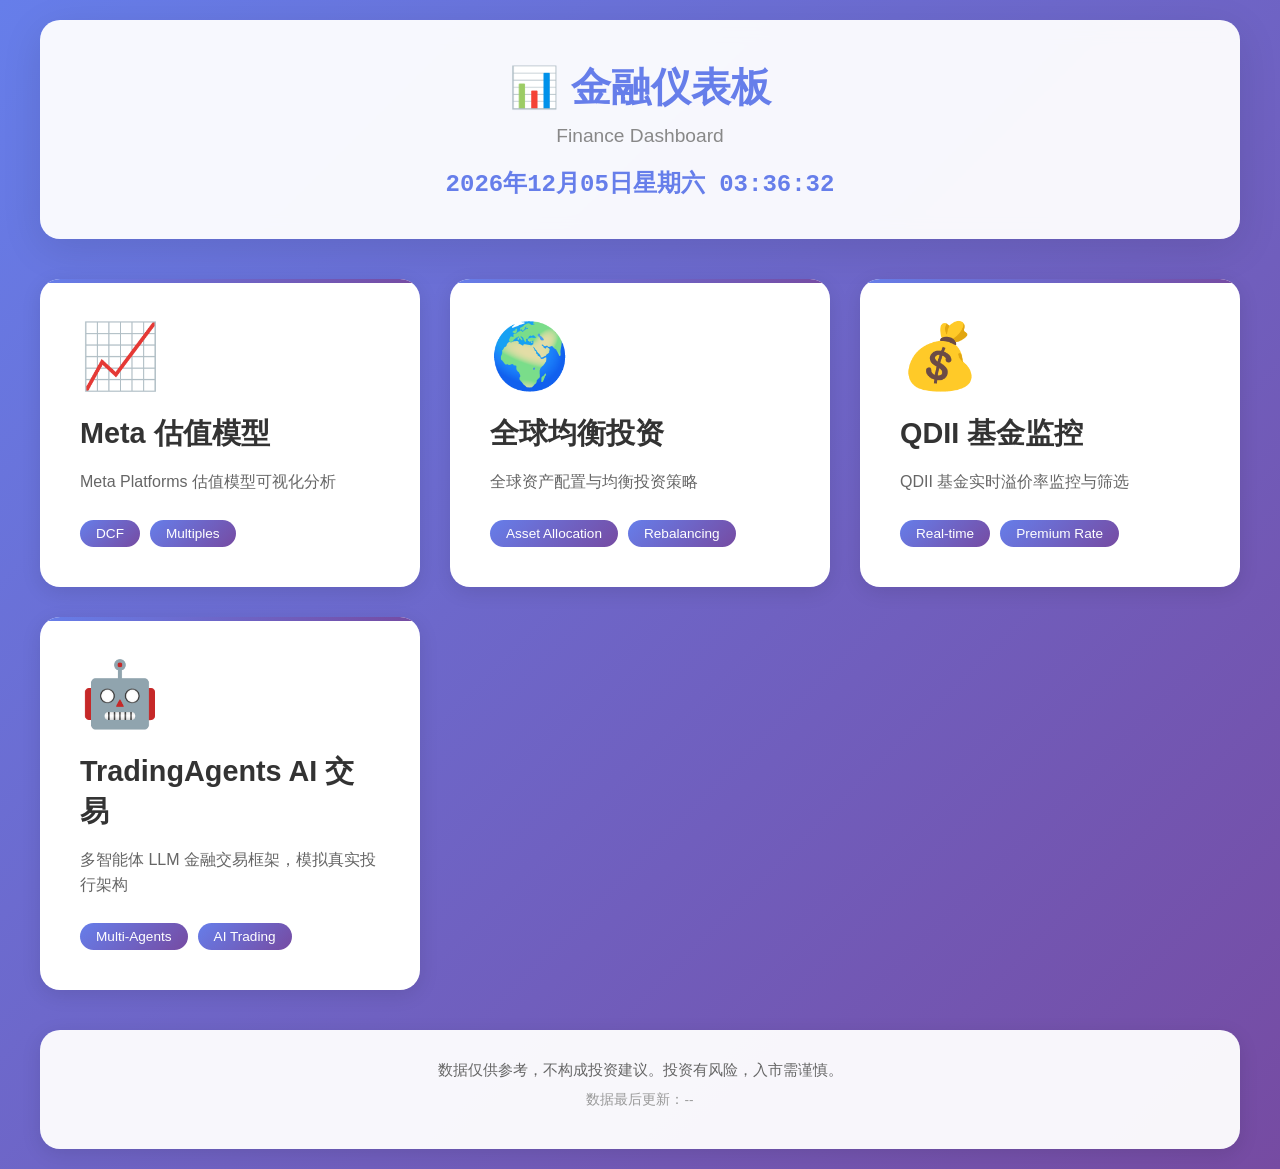
<file: index.html>
<!DOCTYPE html>
<html lang="zh-CN">
<head>
    <meta charset="UTF-8">
    <meta name="viewport" content="width=device-width, initial-scale=1.0">
    <title>金融仪表板 | Finance Dashboard</title>
    <link rel="stylesheet" href="styles.css">
</head>
<body>
    <div class="container">
        <header>
            <h1>📊 金融仪表板</h1>
            <p class="subtitle">Finance Dashboard</p>
            <div class="clock" id="clock"></div>
        </header>

        <main class="grid">
            <!-- Meta 估值 -->
            <div class="card" onclick="window.location.href='meta/index.html'">
                <div class="card-icon">📈</div>
                <h2>Meta 估值模型</h2>
                <p>Meta Platforms 估值模型可视化分析</p>
                <div class="card-footer">
                    <span class="tag">DCF</span>
                    <span class="tag">Multiples</span>
                </div>
            </div>

            <!--            全球均衡投资 -->
            <div class="card" onclick="window.location.href='global/index.html'">
                <div class="card-icon">🌍</div>
                <h2>全球均衡投资</h2>
                <p>全球资产配置与均衡投资策略</p>
                <div class="card-footer">
                    <span class="tag">Asset Allocation</span>
                    <span class="tag">Rebalancing</span>
                </div>
            </div>

            <!-- QDII 监控 -->
            <div class="card" onclick="window.location.href='qdii/index.html'">
                <div class="card-icon">💰</div>
                <h2>QDII 基金监控</h2>
                <p>QDII 基金实时溢价率监控与筛选</p>
                <div class="card-footer">
                    <span class="tag">Real-time</span>
                    <span class="tag">Premium Rate</span>
                </div>
            </div>

            <!-- TradingAgents AI 交易 -->
            <div class="card" onclick="window.location.href='tradingagents/index.html'">
                <div class="card-icon">🤖</div>
                <h2>TradingAgents AI 交易</h2>
                <p>多智能体 LLM 金融交易框架，模拟真实投行架构</p>
                <div class="card-footer">
                    <span class="tag">Multi-Agents</span>
                    <span class="tag">AI Trading</span>
                </div>
            </div>
        </main>

        <footer>
            <p>数据仅供参考，不构成投资建议。投资有风险，入市需谨慎。</p>
            <p class="update-time" id="updateTime">数据最后更新：--</p>
        </footer>
    </div>

    <script>
        // 实时时钟
        function updateClock() {
            const now = new Date();
            const options = {
                year: 'numeric',
                month: '2-digit',
                day: '2-digit',
                weekday: 'long',
                hour: '2-digit',
                minute: '2-digit',
                second: '2-digit',
                hour12: false
            };
            document.getElementById('clock').textContent = now.toLocaleString('zh-CN', options);
        }
        setInterval(updateClock, 1000);
        updateClock();

        // 获取 QDII 数据更新时间
        fetch('qdii/qdii_data.json')
            .then(response => response.json())
            .then(data => {
                if (data && data.update_time) {
                    document.getElementById('updateTime').textContent = `数据最后更新：${data.update_time}`;
                }
            })
            .catch(() => {
                // QDII 数据可能还未就绪
            });

        // 添加卡片悬停效果
        document.querySelectorAll('.card').forEach(card => {
            card.addEventListener('mouseenter', () => {
                card.style.transform = 'translateY(-5px)';
            });
            card.addEventListener('mouseleave', () => {
                card.style.transform = 'translateY(0)';
            });
        });
    </script>
</body>
</html>
</file>
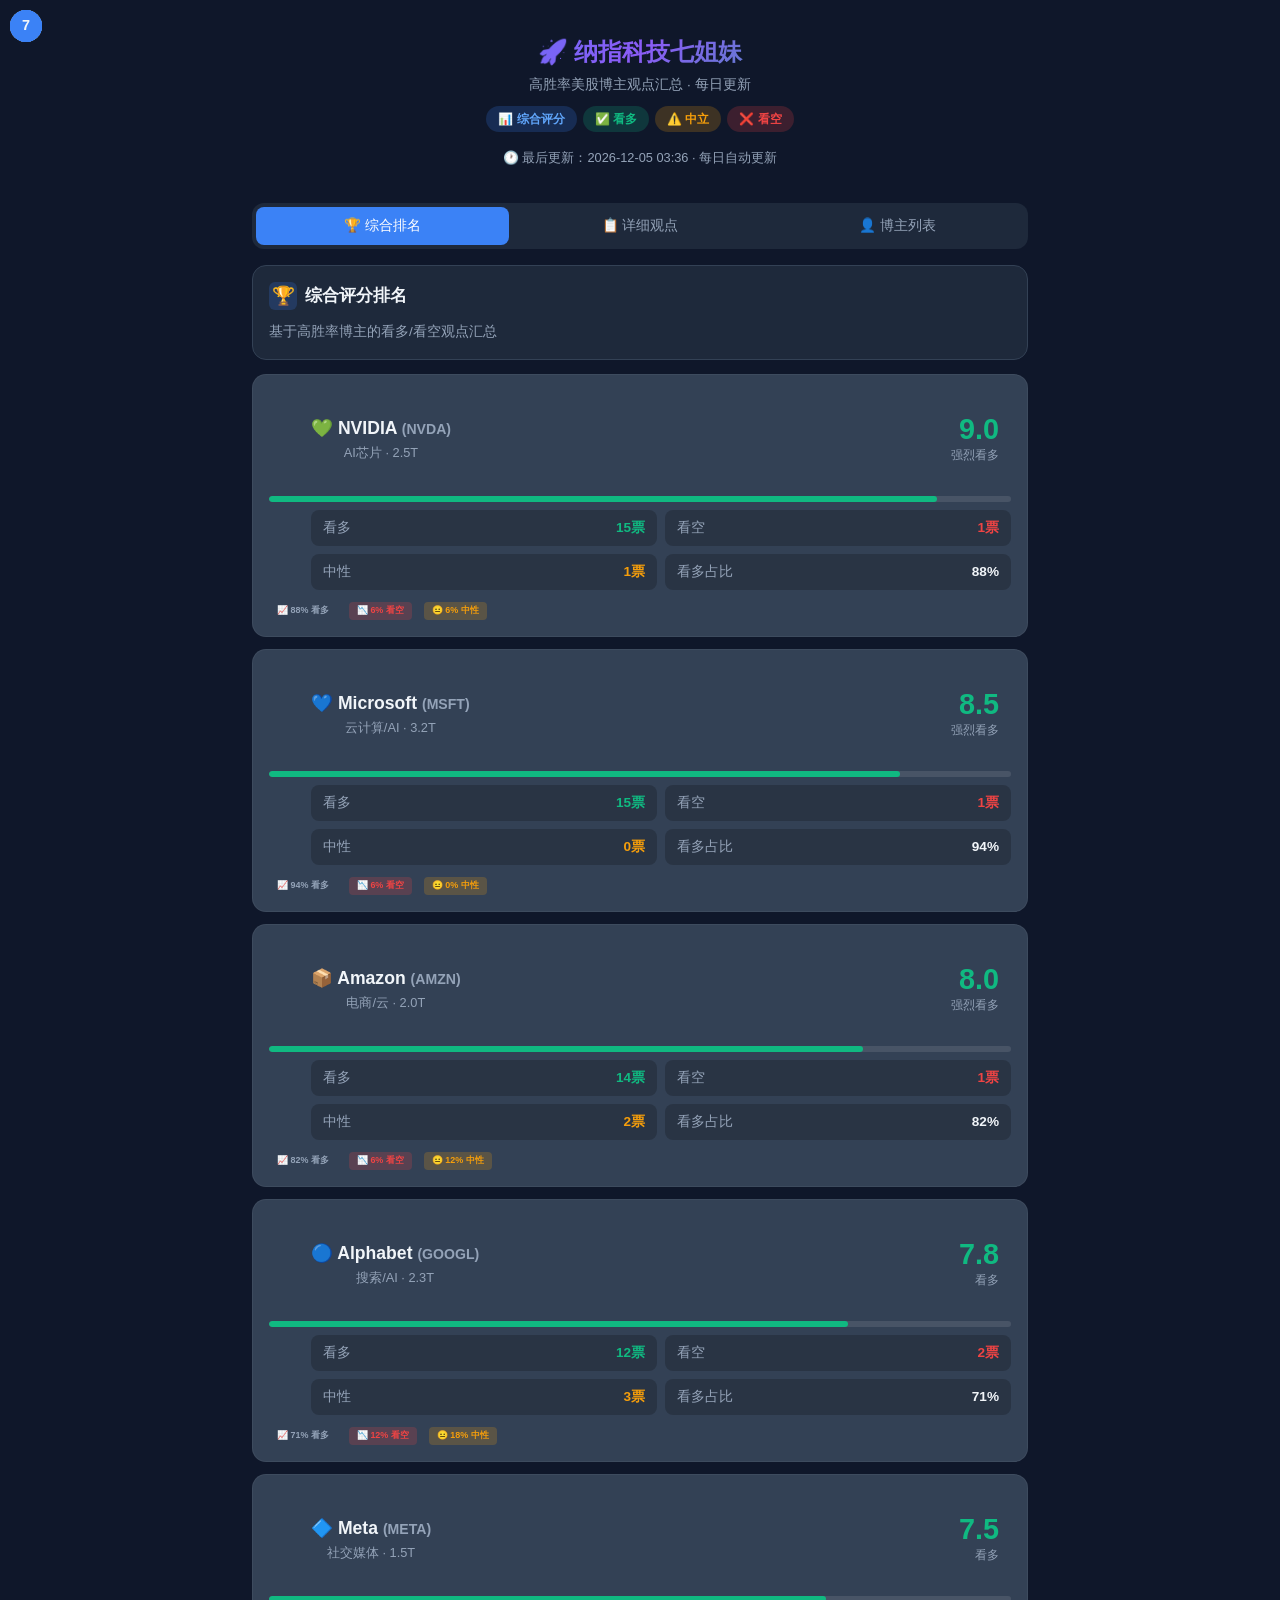
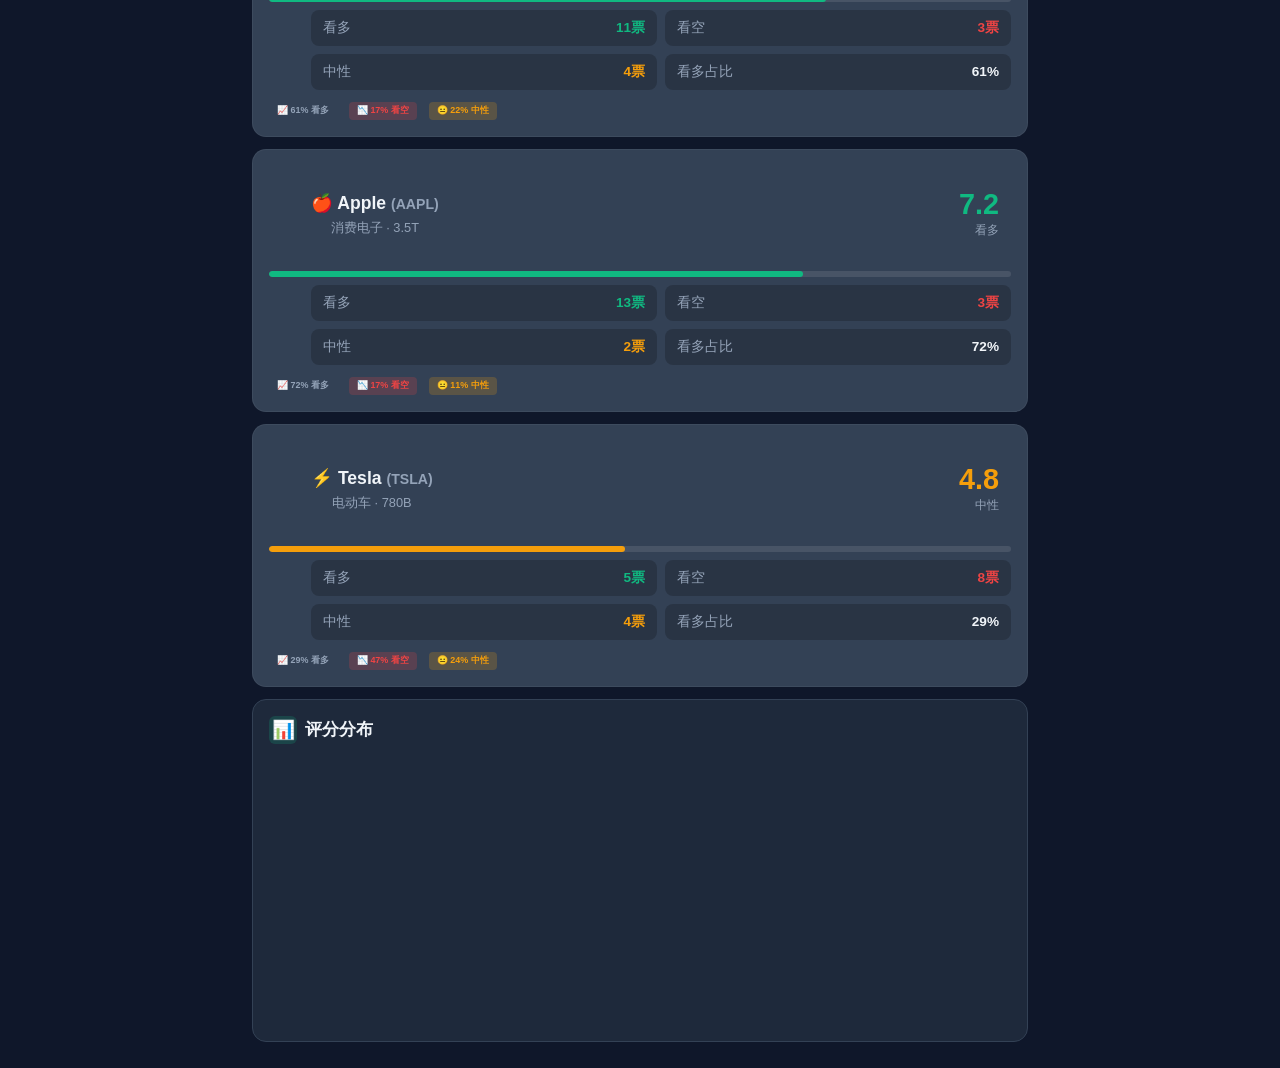
<file: meta/index.html>
<!DOCTYPE html>
<html lang="zh-CN">
<head>
  <meta charset="UTF-8">
  <meta name="viewport" content="width=device-width, initial-scale=1.0">
  <title>纳指科技七姐妹观点汇总</title>
  <link rel="stylesheet" href="styles.css">
</head>
<body>
<div class="app">

<!-- Header -->
<div class="header">
  <h1>🚀 纳指科技七姐妹</h1>
  <p class="subtitle">高胜率美股博主观点汇总 · 每日更新</p>
  <div class="badges">
    <span class="badge bl">📊 综合评分</span>
    <span class="badge gn">✅ 看多</span>
    <span class="badge yw">⚠️ 中立</span>
    <span class="badge rd">❌ 看空</span>
  </div>
  <div class="update-info" id="updateInfo">数据更新中...</div>
</div>

<!-- Tab -->
<div class="tabs">
  <button class="tab active" onclick="switchView('ranking',this)">🏆 综合排名</button>
  <button class="tab" onclick="switchView('detail',this)">📋 详细观点</button>
  <button class="tab" onclick="switchView('bloggers',this)">👤 博主列表</button>
</div>

<!-- 综合排名页 -->
<div class="section active" id="view-ranking">
  <div class="card">
    <div class="card-title"><div class="icon" style="background:rgba(59,130,246,.2)">🏆</div>综合评分排名</div>
    <p style="color:var(--tx2);font-size:0.85em">基于高胜率博主的看多/看空观点汇总</p>
  </div>

  <div id="rankingCards"></div>

  <div class="card">
    <div class="card-title"><div class="icon" style="background:rgba(16,185,129,.2)">📊</div>评分分布</div>
    <div class="chart-box">
      <canvas id="scoreChart"></canvas>
    </div>
  </div>
</div>

<!-- 详细观点页 -->
<div class="section" id="view-detail">
  <div id="stockDetailCards"></div>
</div>

<!-- 博主列表页 -->
<div class="section" id="view-bloggers">
  <div class="card">
    <div class="card-title"><div class="icon" style="background:rgba(139,92,246,.2)">👤</div>高胜率博主列表</div>
    <p style="color:var(--tx2);font-size:0.85em">来源：Twitter/X, 微博, 公众号等平台</p>
  </div>

  <div id="bloggerCards"></div>
</div>

</div>

<script src="data.js"></script>
<script src="app.js"></script>
</body>
</html>
</file>
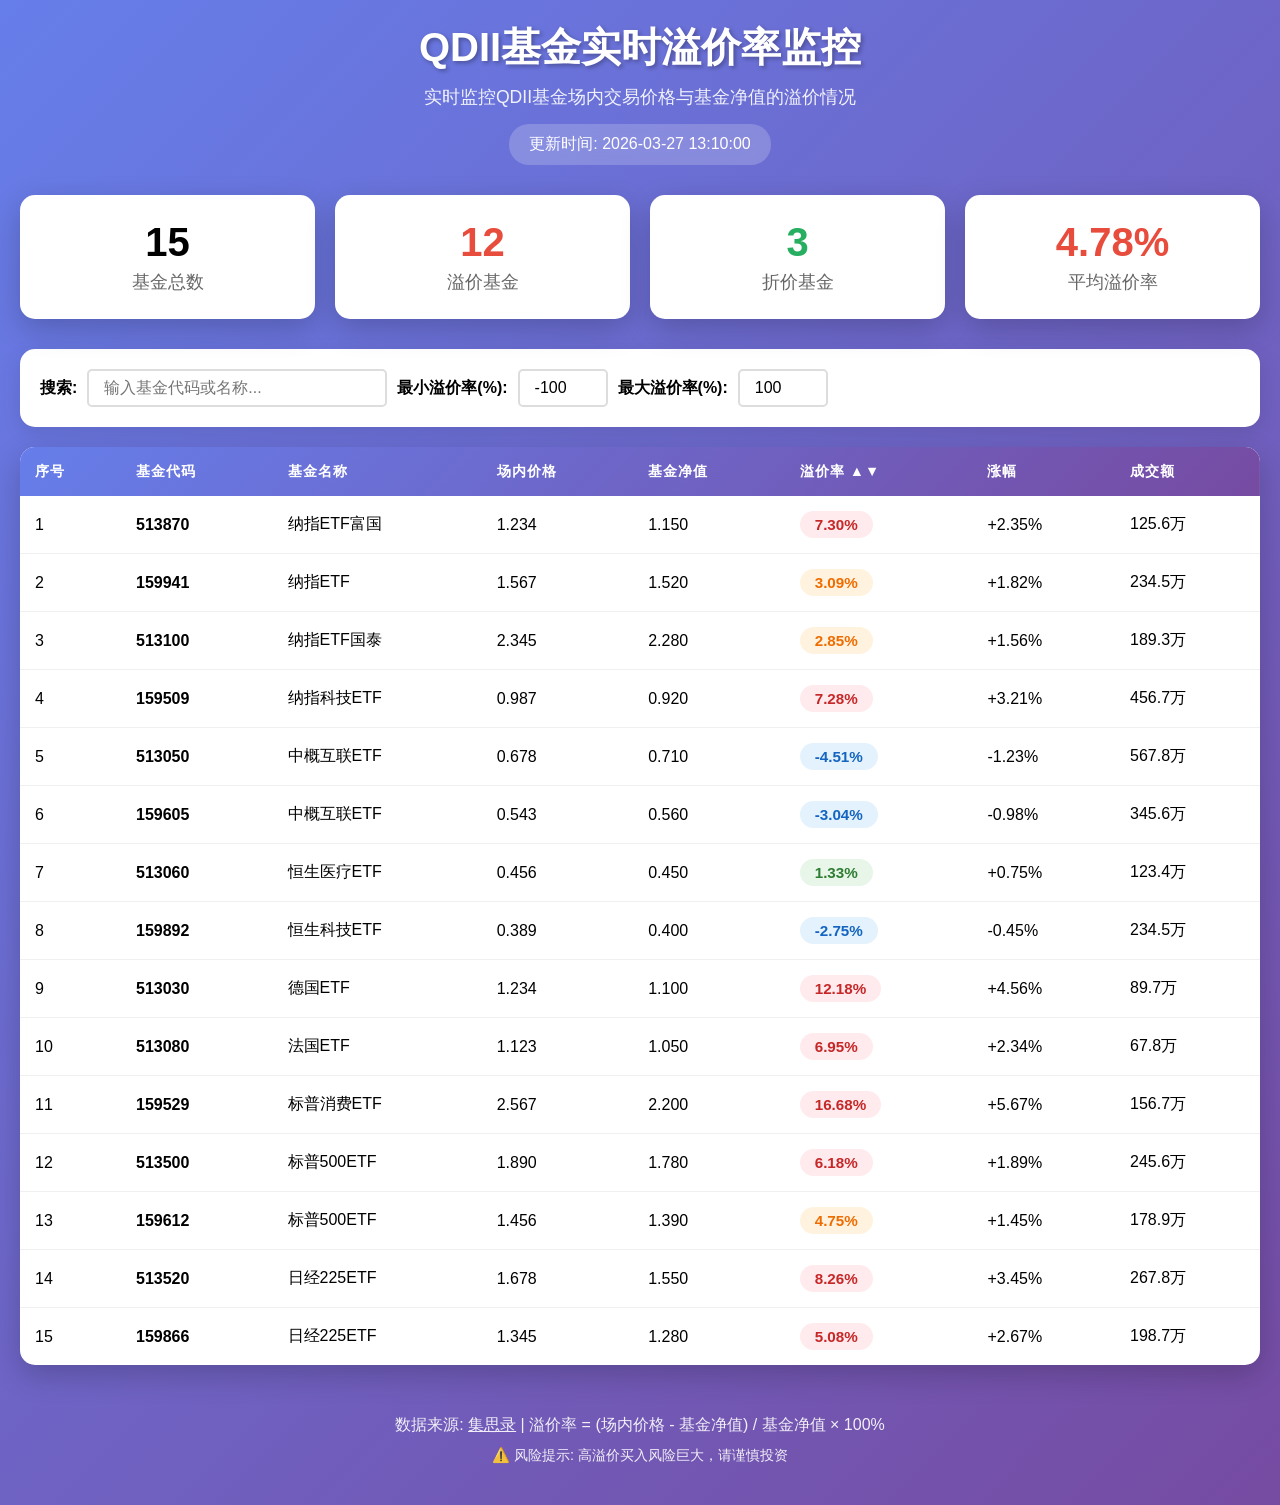
<file: qdii/index.html>
<!DOCTYPE html>
<html lang="zh-CN">
<head>
    <meta charset="UTF-8">
    <meta name="viewport" content="width=device-width, initial-scale=1.0">
    <title>QDII基金实时溢价率监控</title>
    <style>
        * { margin: 0; padding: 0; box-sizing: border-box; }

        body {
            font-family: -apple-system, 'Segoe UI', 'PingFang SC', 'Microsoft YaHei', sans-serif;
            background: linear-gradient(135deg, #667eea 0%, #764ba2 100%);
            min-height: 100vh;
            padding: 20px;
        }

        .container { max-width: 1400px; margin: 0 auto; }

        .header {
            text-align: center;
            color: white;
            margin-bottom: 30px;
        }

        .header h1 {
            font-size: 2.5em;
            margin-bottom: 10px;
            text-shadow: 2px 2px 4px rgba(0,0,0,0.3);
        }

        .header p { font-size: 1.1em; opacity: 0.9; }

        .update-time {
            background: rgba(255,255,255,0.2);
            padding: 10px 20px;
            border-radius: 20px;
            display: inline-block;
            margin-top: 15px;
            backdrop-filter: blur(10px);
        }

        .stats {
            display: grid;
            grid-template-columns: repeat(auto-fit, minmax(250px, 1fr));
            gap: 20px;
            margin-bottom: 30px;
        }

        .stat-card {
            background: white;
            padding: 25px;
            border-radius: 15px;
            box-shadow: 0 10px 30px rgba(0,0,0,0.2);
            text-align: center;
            transition: transform 0.3s;
        }

        .stat-card:hover { transform: translateY(-5px); }

        .stat-number { font-size: 2.5em; font-weight: bold; margin-bottom: 5px; }
        .stat-label { color: #666; font-size: 1.1em; }

        .positive { color: #e74c3c; }
        .negative { color: #27ae60; }
        .neutral  { color: #3498db; }

        .filter-section {
            background: white;
            padding: 20px;
            border-radius: 15px;
            margin-bottom: 20px;
            box-shadow: 0 5px 20px rgba(0,0,0,0.1);
            display: flex;
            flex-wrap: wrap;
            align-items: center;
            gap: 10px;
        }

        .filter-section label { font-weight: bold; }

        .filter-section input {
            padding: 8px 15px;
            border: 2px solid #ddd;
            border-radius: 5px;
            font-size: 1em;
        }

        .filter-section input:focus { outline: none; border-color: #667eea; }
        .search-input { width: 300px; }

        table {
            width: 100%;
            background: white;
            border-radius: 15px;
            overflow: hidden;
            box-shadow: 0 10px 30px rgba(0,0,0,0.2);
            border-collapse: collapse;
        }

        thead {
            background: linear-gradient(135deg, #667eea 0%, #764ba2 100%);
            color: white;
        }

        th, td { padding: 15px; text-align: left; }

        th {
            font-weight: bold;
            text-transform: uppercase;
            font-size: 0.9em;
            letter-spacing: 1px;
            cursor: pointer;
            user-select: none;
        }

        th:hover { background: rgba(255,255,255,0.1); }

        tbody tr {
            border-bottom: 1px solid #f0f0f0;
            transition: background 0.3s;
        }

        tbody tr:hover { background: #f8f9fa; }
        tbody tr:last-child { border-bottom: none; }

        .premium-badge {
            display: inline-block;
            padding: 5px 15px;
            border-radius: 20px;
            font-weight: bold;
            font-size: 0.95em;
        }

        .premium-high    { background: #ffebee; color: #c62828; }
        .premium-medium   { background: #fff3e0; color: #ef6c00; }
        .premium-low      { background: #e8f5e9; color: #2e7d32; }
        .premium-negative { background: #e3f2fd; color: #1565c0; }

        .footer {
            text-align: center;
            color: white;
            margin-top: 30px;
            padding: 20px;
            opacity: 0.9;
        }

        .footer a { color: #fff; text-decoration: underline; }

        @media (max-width: 768px) {
            .header h1 { font-size: 1.8em; }
            table { font-size: 0.9em; }
            th, td { padding: 10px; }
            .search-input { width: 100%; }
        }
    </style>
</head>
<body>
    <div class="container">
        <div class="header">
            <h1>QDII基金实时溢价率监控</h1>
            <p>实时监控QDII基金场内交易价格与基金净值的溢价情况</p>
            <div class="update-time">
                <span id="last-update">数据加载中...</span>
            </div>
        </div>

        <div class="stats">
            <div class="stat-card">
                <div class="stat-number" id="total-count">-</div>
                <div class="stat-label">基金总数</div>
            </div>
            <div class="stat-card">
                <div class="stat-number positive" id="premium-count">-</div>
                <div class="stat-label">溢价基金</div>
            </div>
            <div class="stat-card">
                <div class="stat-number negative" id="discount-count">-</div>
                <div class="stat-label">折价基金</div>
            </div>
            <div class="stat-card">
                <div class="stat-number" id="avg-premium">-</div>
                <div class="stat-label">平均溢价率</div>
            </div>
        </div>

        <div class="filter-section">
            <label for="search">搜索:</label>
            <input type="text" id="search" class="search-input" placeholder="输入基金代码或名称...">
            <label for="min-premium">最小溢价率(%):</label>
            <input type="number" id="min-premium" step="0.1" value="-100" style="width:90px">
            <label for="max-premium">最大溢价率(%):</label>
            <input type="number" id="max-premium" step="0.1" value="100" style="width:90px">
        </div>

        <table id="data-table">
            <thead>
                <tr>
                    <th onclick="sortTable(0)">序号</th>
                    <th onclick="sortTable(1)">基金代码</th>
                    <th onclick="sortTable(2)">基金名称</th>
                    <th onclick="sortTable(3)">场内价格</th>
                    <th onclick="sortTable(4)">基金净值</th>
                    <th onclick="sortTable(5)">溢价率 &#x25B2;&#x25BC;</th>
                    <th onclick="sortTable(6)">涨幅</th>
                    <th onclick="sortTable(7)">成交额</th>
                </tr>
            </thead>
            <tbody id="table-body"></tbody>
        </table>

        <div class="footer">
            <p>数据来源: <a href="https://www.jisilu.cn/data/qdii/" target="_blank">集思录</a> |
            溢价率 = (场内价格 - 基金净值) / 基金净值 × 100%</p>
            <p style="margin-top:10px;font-size:0.9em;">
                ⚠️ 风险提示: 高溢价买入风险巨大，请谨慎投资
            </p>
        </div>
    </div>

    <script>
        // ====== 数据直接内嵌在 HTML 中，双击即可打开 ======
        var QDII_DATA = [
  {
    "fund_code": "513870",
    "fund_name": "纳指ETF富国",
    "price": 1.234,
    "nav": 1.150,
    "premium_rate": 7.30,
    "increase_rate": "+2.35%",
    "volume": "125.6万",
    "update_time": "2026-03-27 13:10:00"
  },
  {
    "fund_code": "159941",
    "fund_name": "纳指ETF",
    "price": 1.567,
    "nav": 1.520,
    "premium_rate": 3.09,
    "increase_rate": "+1.82%",
    "volume": "234.5万",
    "update_time": "2026-03-27 13:10:00"
  },
  {
    "fund_code": "513100",
    "fund_name": "纳指ETF国泰",
    "price": 2.345,
    "nav": 2.280,
    "premium_rate": 2.85,
    "increase_rate": "+1.56%",
    "volume": "189.3万",
    "update_time": "2026-03-27 13:10:00"
  },
  {
    "fund_code": "159509",
    "fund_name": "纳指科技ETF",
    "price": 0.987,
    "nav": 0.920,
    "premium_rate": 7.28,
    "increase_rate": "+3.21%",
    "volume": "456.7万",
    "update_time": "2026-03-27 13:10:00"
  },
  {
    "fund_code": "513050",
    "fund_name": "中概互联ETF",
    "price": 0.678,
    "nav": 0.710,
    "premium_rate": -4.51,
    "increase_rate": "-1.23%",
    "volume": "567.8万",
    "update_time": "2026-03-27 13:10:00"
  },
  {
    "fund_code": "159605",
    "fund_name": "中概互联ETF",
    "price": 0.543,
    "nav": 0.560,
    "premium_rate": -3.04,
    "increase_rate": "-0.98%",
    "volume": "345.6万",
    "update_time": "2026-03-27 13:10:00"
  },
  {
    "fund_code": "513060",
    "fund_name": "恒生医疗ETF",
    "price": 0.456,
    "nav": 0.450,
    "premium_rate": 1.33,
    "increase_rate": "+0.75%",
    "volume": "123.4万",
    "update_time": "2026-03-27 13:10:00"
  },
  {
    "fund_code": "159892",
    "fund_name": "恒生科技ETF",
    "price": 0.389,
    "nav": 0.400,
    "premium_rate": -2.75,
    "increase_rate": "-0.45%",
    "volume": "234.5万",
    "update_time": "2026-03-27 13:10:00"
  },
  {
    "fund_code": "513030",
    "fund_name": "德国ETF",
    "price": 1.234,
    "nav": 1.100,
    "premium_rate": 12.18,
    "increase_rate": "+4.56%",
    "volume": "89.7万",
    "update_time": "2026-03-27 13:10:00"
  },
  {
    "fund_code": "513080",
    "fund_name": "法国ETF",
    "price": 1.123,
    "nav": 1.050,
    "premium_rate": 6.95,
    "increase_rate": "+2.34%",
    "volume": "67.8万",
    "update_time": "2026-03-27 13:10:00"
  },
  {
    "fund_code": "159529",
    "fund_name": "标普消费ETF",
    "price": 2.567,
    "nav": 2.200,
    "premium_rate": 16.68,
    "increase_rate": "+5.67%",
    "volume": "156.7万",
    "update_time": "2026-03-27 13:10:00"
  },
  {
    "fund_code": "513500",
    "fund_name": "标普500ETF",
    "price": 1.890,
    "nav": 1.780,
    "premium_rate": 6.18,
    "increase_rate": "+1.89%",
    "volume": "245.6万",
    "update_time": "2026-03-27 13:10:00"
  },
  {
    "fund_code": "159612",
    "fund_name": "标普500ETF",
    "price": 1.456,
    "nav": 1.390,
    "premium_rate": 4.75,
    "increase_rate": "+1.45%",
    "volume": "178.9万",
    "update_time": "2026-03-27 13:10:00"
  },
  {
    "fund_code": "513520",
    "fund_name": "日经225ETF",
    "price": 1.678,
    "nav": 1.550,
    "premium_rate": 8.26,
    "increase_rate": "+3.45%",
    "volume": "267.8万",
    "update_time": "2026-03-27 13:10:00"
  },
  {
    "fund_code": "159866",
    "fund_name": "日经225ETF",
    "price": 1.345,
    "nav": 1.280,
    "premium_rate": 5.08,
    "increase_rate": "+2.67%",
    "volume": "198.7万",
    "update_time": "2026-03-27 13:10:00"
  }
];

        var allData = QDII_DATA;
        var currentSort = { column: -1, ascending: true };

        function init() {
            updateStats(allData);
            renderTable(allData);
            updateLastUpdateTime(allData);

            document.getElementById('search').addEventListener('input', filterData);
            document.getElementById('min-premium').addEventListener('input', filterData);
            document.getElementById('max-premium').addEventListener('input', filterData);
        }

        function updateStats(data) {
            var total = data.length;
            var premium = data.filter(function(d){ return d.premium_rate > 0; }).length;
            var discount = data.filter(function(d){ return d.premium_rate < 0; }).length;
            var sum = data.reduce(function(s, d){ return s + d.premium_rate; }, 0);
            var avg = total > 0 ? sum / total : 0;

            document.getElementById('total-count').textContent = total;
            document.getElementById('premium-count').textContent = premium;
            document.getElementById('discount-count').textContent = discount;
            var avgEl = document.getElementById('avg-premium');
            avgEl.textContent = avg.toFixed(2) + '%';
            avgEl.className = 'stat-number ' + (avg > 0 ? 'positive' : 'negative');
        }

        function renderTable(data) {
            var tbody = document.getElementById('table-body');
            if (data.length === 0) {
                tbody.innerHTML = '<tr><td colspan="8" style="text-align:center;padding:30px;">没有符合条件的数据</td></tr>';
                return;
            }
            tbody.innerHTML = data.map(function(item, i){
                var cls = getPremiumClass(item.premium_rate);
                return '<tr>' +
                    '<td>' + (i + 1) + '</td>' +
                    '<td><strong>' + item.fund_code + '</strong></td>' +
                    '<td>' + item.fund_name + '</td>' +
                    '<td>' + item.price.toFixed(3) + '</td>' +
                    '<td>' + item.nav.toFixed(3) + '</td>' +
                    '<td><span class="premium-badge ' + cls + '">' + item.premium_rate.toFixed(2) + '%</span></td>' +
                    '<td>' + item.increase_rate + '</td>' +
                    '<td>' + item.volume + '</td>' +
                    '</tr>';
            }).join('');
        }

        function getPremiumClass(p) {
            if (p > 5)  return 'premium-high';
            if (p > 2)  return 'premium-medium';
            if (p >= 0) return 'premium-low';
            return 'premium-negative';
        }

        function updateLastUpdateTime(data) {
            if (data.length > 0 && data[0].update_time) {
                document.getElementById('last-update').textContent =
                    '更新时间: ' + data[0].update_time;
            }
        }

        function sortTable(col) {
            var keys = ['index','fund_code','fund_name','price','nav','premium_rate','increase_rate','volume'];
            var key = keys[col];
            if (currentSort.column === col) {
                currentSort.ascending = !currentSort.ascending;
            } else {
                currentSort.column = col;
                currentSort.ascending = true;
            }
            var sorted = allData.slice().sort(function(a, b){
                if (key === 'index') return 0;
                var va = a[key], vb = b[key];
                if (typeof va === 'number') {
                    return currentSort.ascending ? va - vb : vb - va;
                }
                va = String(va); vb = String(vb);
                return currentSort.ascending ? va.localeCompare(vb) : vb.localeCompare(va);
            });
            renderTable(sorted);
        }

        function filterData() {
            var term = document.getElementById('search').value.toLowerCase();
            var minP = parseFloat(document.getElementById('min-premium').value) || -100;
            var maxP = parseFloat(document.getElementById('max-premium').value) || 100;

            var filtered = allData.filter(function(d){
                var matchSearch = d.fund_code.toLowerCase().indexOf(term) >= 0 ||
                                  d.fund_name.toLowerCase().indexOf(term) >= 0;
                var matchPrem = d.premium_rate >= minP && d.premium_rate <= maxP;
                return matchSearch && matchPrem;
            });
            renderTable(filtered);
        }

        init();
    </script>
</body>
</html>
</file>
<file: styles.css>
* {
    margin: 0;
    padding: 0;
    box-sizing: border-box;
}

body {
    font-family: -apple-system, BlinkMacSystemFont, 'Segoe UI', 'PingFang SC', 'Hiragino Sans GB',
        'Microsoft YaHei', 'Helvetica Neue', Helvetica, Arial, sans-serif;
    background: linear-gradient(135deg, #667eea 0%, #764ba2 100%);
    min-height: 100vh;
    padding: 20px;
    color: #333;
}

.container {
    max-width: 1200px;
    margin: 0 auto;
}

/* Header */
header {
    text-align: center;
    padding: 40px 20px;
    background: rgba(255, 255, 255, 0.95);
    border-radius: 20px;
    margin-bottom: 40px;
    box-shadow: 0 10px 40px rgba(0, 0, 0, 0.1);
    backdrop-filter: blur(10px);
}

header h1 {
    font-size: 2.5rem;
    color: #667eea;
    margin-bottom: 10px;
}

.subtitle {
    font-size: 1.2rem;
    color: #888;
    margin-bottom: 20px;
}

.clock {
    font-size: 1.5rem;
    color: #667eea;
    font-weight: 600;
    font-family: 'Courier New', monospace;
}

/* Grid */
.grid {
    display: grid;
    grid-template-columns: repeat(auto-fit, minmax(300px, 1fr));
    gap: 30px;
    margin-bottom: 40px;
}

/* Cards */
.card {
    background: white;
    border-radius: 20px;
    padding: 40px;
    cursor: pointer;
    transition: all 0.3s ease;
    box-shadow: 0 5px 20px rgba(0, 0, 0, 0.1);
    position: relative;
    overflow: hidden;
}

.card::before {
    content: '';
    position: absolute;
    top: 0;
    left: 0;
    right: 0;
    height: 4px;
    background: linear-gradient(90deg, #667eea, #764ba2);
}

.card:hover {
    box-shadow: 0 15px 50px rgba(0, 0, 0, 0.2);
}

.card-icon {
    font-size: 4rem;
    margin-bottom: 20px;
}

.card h2 {
    font-size: 1.8rem;
    margin-bottom: 15px;
    color: #333;
}

.card p {
    color: #666;
    line-height: 1.6;
    margin-bottom: 25px;
}

.card-footer {
    display: flex;
    gap: 10px;
    flex-wrap: wrap;
}

.tag {
    background: linear-gradient(135deg, #667eea 0%, #764ba2 100%);
    color: white;
    padding: 6px 16px;
    border-radius: 20px;
    font-size: 0.85rem;
    font-weight: 500;
}

/* Footer */
footer {
    text-align: center;
    padding: 30px;
    background: rgba(255, 255, 255, 0.95);
    border-radius: 20px;
    box-shadow: 0 5px 20px rgba(0, 0, 0, 0.1);
}

footer p {
    color: #666;
    margin-bottom: 10px;
    font-size: 0.95rem;
}

.update-time {
    font-size: 0.85rem;
    color: #999;
}

/* Responsive */
@media (max-width: 768px) {
    header h1 {
        font-size: 2rem;
    }

    .clock {
        font-size: 1.2rem;
    }

    .card {
        padding: 30px;
    }

    .card-icon {
        font-size: 3rem;
    }

    .card h2 {
        font-size: 1.5rem;
    }
}

@media (max-width: 480px) {
    header {
        padding: 30px 15px;
    }

    header h1 {
        font-size: 1.8rem;
    }

    .grid {
        grid-template-columns: 1fr;
    }

    .card {
        padding: 25px;
    }
}

/* Animation */
@keyframes fadeIn {
    from {
        opacity: 0;
        transform: translateY(20px);
    }
    to {
        opacity: 1;
        transform: translateY(0);
    }
}

.card {
    animation: fadeIn 0.5s ease-out;
}

.card:nth-child(2) {
    animation-delay: 0.1s;
}

.card:nth-child(3) {
    animation-delay: 0.2s;
}
</file>
<file: meta/styles.css>
:root {
  --bg: #0f172a;
  --f1: #1e293b;
  --f2: #334155;
  --tx: #f1f5f9;
  --tx2: #94a3b8;
  --ac: #3b82f6;
  --ac2: #60a5fa;
  --gn: #10b981;
  --rd: #ef4444;
  --yw: #f59e0b;
  --pp: #8b5cf6;
}

* {
  margin: 0;
  padding: 0;
  box-sizing: border-box;
}

body {
  font-family: -apple-system, 'Segoe UI', 'PingFang SC', 'Microsoft YaHei', sans-serif;
  background: var(--bg);
  color: var(--tx);
  line-height: 1.5;
  font-size: 16px;
}

.app {
  max-width: 800px;
  margin: 0 auto;
  padding: 12px;
}

/* Header */
.header {
  text-align: center;
  padding: 24px 12px 20px;
  margin-bottom: 16px;
}

.header h1 {
  font-size: 1.5em;
  background: linear-gradient(135deg, var(--ac), var(--pp), var(--gn));
  -webkit-background-clip: text;
  -webkit-text-fill-color: transparent;
  margin-bottom: 8px;
  line-height: 1.3;
}

.header .subtitle {
  color: var(--tx2);
  font-size: 0.85em;
  line-height: 1.4;
}

.badges {
  display: flex;
  gap: 6px;
  justify-content: center;
  margin-top: 12px;
  flex-wrap: wrap;
}

.badge {
  padding: 4px 12px;
  border-radius: 16px;
  font-size: 0.75em;
  font-weight: 600;
}

.badge.bl { background: rgba(59, 130, 246, .2); color: var(--ac2); }
.badge.gn { background: rgba(16, 185, 129, .2); color: var(--gn); }
.badge.yw { background: rgba(245, 158, 11, .2); color: var(--yw); }
.badge.rd { background: rgba(239, 68, 68, .2); color: var(--rd); }

.update-info {
  margin-top: 16px;
  color: var(--tx2);
  font-size: 0.8em;
}

/* Tabs */
.tabs {
  display: flex;
  gap: 4px;
  background: var(--f1);
  border-radius: 12px;
  padding: 4px;
  margin-bottom: 16px;
  overflow-x: auto;
  -webkit-overflow-scrolling: touch;
}

.tab {
  padding: 10px 16px;
  border-radius: 8px;
  cursor: pointer;
  font-size: 0.85em;
  font-weight: 500;
  color: var(--tx2);
  transition: all .3s;
  white-space: nowrap;
  border: none;
  background: none;
  flex: 1;
  min-width: 60px;
  text-align: center;
}

.tab:hover { color: var(--tx); background: var(--f2); }
.tab.active { background: var(--ac); color: #fff; }

/* Sections */
.section { display: none; animation: fadeIn .3s; }
.section.active { display: block; }

@keyframes fadeIn {
  from { opacity: 0; transform: translateY(8px); }
  to { opacity: 1; transform: translateY(0); }
}

/* Cards */
.card {
  background: var(--f1);
  border: 1px solid var(--f2);
  border-radius: 14px;
  padding: 16px;
  margin-bottom: 14px;
}

.card-title {
  font-size: 1.05em;
  font-weight: 700;
  margin-bottom: 12px;
  display: flex;
  align-items: center;
  gap: 8px;
  line-height: 1.3;
}

.icon {
  width: 28px;
  height: 28px;
  border-radius: 6px;
  display: flex;
  align-items: center;
  justify-content: center;
  font-size: 1.1em;
  flex-shrink: 0;
}

/* Stock Cards */
.stock-card {
  background: var(--f2);
  border: 1px solid rgba(255,255,255,.05);
  border-radius: 14px;
  padding: 16px;
  margin-bottom: 12px;
  cursor: pointer;
  transition: all .3s;
}

.stock-card:hover {
  border-color: var(--ac);
  transform: translateY(-2px);
  box-shadow: 0 8px 30px rgba(0,0,0,.3);
}

.stock-card .rank {
  position: absolute;
  top: 10px;
  left: 10px;
  width: 32px;
  height: 32px;
  background: var(--ac);
  border-radius: 50%;
  display: flex;
  align-items: center;
  justify-content: center;
  font-weight: 700;
  font-size: 0.9em;
}

.stock-card.rank-1 .rank { background: #ffd700; }
.stock-card.rank-2 .rank { background: #c0c0c0; }
.stock-card.rank-3 .rank { background: #cd7f32; }

.stock-card .header {
  padding-left: 42px;
  display: flex;
  justify-content: space-between;
  align-items: flex-start;
  margin-bottom: 12px;
}

.stock-card .name {
  font-weight: 700;
  font-size: 1.1em;
  margin-bottom: 2px;
}

.stock-card .symbol {
  color: var(--tx2);
  font-size: 0.8em;
}

.stock-card .score-box {
  text-align: right;
}

.stock-card .score {
  font-size: 1.8em;
  font-weight: 800;
  line-height: 1;
}

.stock-card .score.good { color: var(--gn); }
.stock-card .score.mid { color: var(--yw); }
.stock-card .score.bad { color: var(--rd); }

.stock-card .score-label {
  color: var(--tx2);
  font-size: 0.75em;
  margin-top: 2px;
}

.stock-card .metrics {
  display: grid;
  gap: 8px;
  margin-bottom: 12px;
  padding-left: 42px;
}

@media (min-width: 480px) {
  .stock-card .metrics { grid-template-columns: 1fr 1fr; }
}

.metric {
  background: rgba(0,0,0,.2);
  padding: 8px 12px;
  border-radius: 8px;
  display: flex;
  justify-content: space-between;
  font-size: 0.85em;
}

.metric .label { color: var(--tx2); }
.metric .value { font-weight: 600; }

.stock-card .bar {
  height: 6px;
  background: rgba(255,255,255,.1);
  border-radius: 3px;
  overflow: hidden;
  margin-bottom: 8px;
}

.stock-card .bar-fill {
  height: 100%;
  border-radius: 3px;
  transition: width 0.5s ease;
}

.stock-card .bar-fill.good { background: var(--gn); }
.stock-card .bar-fill.mid { background: var(--yw); }
.stock-card .bar-fill.bad { background: var(--rd); }

.stock-card .sentiment {
  display: flex;
  gap: 8px;
  font-size: 0.8em;
  color: var(--tx2);
}

/* Blogger Cards */
.blogger-card {
  background: var(--f2);
  border: 1px solid rgba(255,255,255,.05);
  border-radius: 14px;
  padding: 14px;
  margin-bottom: 10px;
}

.blogger-card .info {
  display: flex;
  align-items: center;
  gap: 10px;
  margin-bottom: 10px;
}

.blogger-card .avatar {
  width: 40px;
  height: 40px;
  background: var(--ac);
  border-radius: 50%;
  display: flex;
  align-items: center;
  justify-content: center;
  font-size: 1.2em;
  flex-shrink: 0;
}

.blogger-card .name { font-weight: 600; font-size: 0.95em; }
.blogger-card .platform { color: var(--tx2); font-size: 0.8em; }
.blogger-card .winrate { color: var(--gn); font-weight: 600; font-size: 0.85em; margin-left: auto; }

.blogger-card .stats {
  display: grid;
  gap: 6px;
  font-size: 0.8em;
}

@media (min-width: 480px) {
  .blogger-card .stats { grid-template-columns: repeat(3, 1fr); }
}

.stat-box {
  background: rgba(0,0,0,.2);
  padding: 8px;
  border-radius: 8px;
  text-align: center;
}

.stat-box .label { color: var(--tx2); font-size: 0.75em; margin-bottom: 2px; }
.stat-box .value { font-weight: 600; }

/* Charts */
.chart-box {
  position: relative;
  width: 100%;
  margin: 12px 0;
}

.chart-box canvas {
  width: 100% !important;
  height: 250px !important;
}

/* Opinion List */
.opinion-list {
  margin-top: 12px;
}

/* Opinion Item - Vertical Layout for Mobile */
.opinion-item {
  background: rgba(0,0,0,.2);
  padding: 12px;
  border-radius: 10px;
  margin-bottom: 12px;
  border-left: 3px solid var(--ac);
}

.opinion-item.type-bull { border-left-color: var(--gn); }
.opinion-item.type-bear { border-left-color: var(--rd); }
.opinion-item.type-neutral { border-left-color: var(--yw); }

.opinion-header {
  display: flex;
  justify-content: space-between;
  align-items: center;
  margin-bottom: 8px;
}

.opinion-blogger {
  font-weight: 600;
  font-size: 0.9em;
}

.opinion-date {
  font-size: 0.8em;
  color: var(--tx2);
}

.opinion-sentiment {
  font-size: 0.85em;
  margin-bottom: 8px;
  padding: 4px 12px;
  background: rgba(0,0,0,.3);
  border-radius: 4px;
  display: inline-block;
}

.opinion-text {
  font-size: 0.9em;
  color: var(--tx2);
  line-height: 1.6;
  margin-bottom: 10px;
}

.opinion-links {
  display: flex;
  flex-direction: column;
  gap: 6px;
}

.opinion-link {
  font-size: 0.8em;
}

.opinion-link a {
  color: var(--ac2);
  text-decoration: none;
  margin-left: 4px;
}

.opinion-link a:hover {
  text-decoration: underline;
}

.opinion-link.source-link a {
  color: var(--ac2) !important;
}

.opinion-link.post-link a {
  color: var(--yw) !important;
}

/* Sentiment Tags */
.sentiment-tag {
  display: inline-block;
  padding: 2px 8px;
  border-radius: 4px;
  font-size: 0.7em;
  font-weight: 600;
  margin-right: 4px;
}
}

.sentiment-tag.bull { background: rgba(16, 185, 129, .2); color: var(--gn); }
.sentiment-tag.bear { background: rgba(239, 68, 68, .2); color: var(--rd); }
.sentiment-tag.neutral { background: rgba(245, 158, 11, .2); color: var(--yw); }

/* Scrollbar */
::-webkit-scrollbar { width: 5px; height: 5px; }
::-webkit-scrollbar-track { background: var(--f1); }
::-webkit-scrollbar-thumb { background: var(--f2); border-radius: 3px; }

/* Winrate Detail */
.winrate-detail {
  background: rgba(0,0,0,.3);
  padding: 12px;
  border-radius: 8px;
  margin-top: 10px;
}

.winrate-detail-title {
  font-weight: 600;
  margin-bottom: 8px;
  font-size: 0.9em;
}

.winrate-detail-content {
  font-size: 0.85em;
  color: var(--tx2);
  line-height: 1.8;
}

.winrate-detail-content strong {
  color: var(--tx);
}

/* Profile Link */
.profile-link {
  margin-top: 10px;
}

.profile-link a {
  color: var(--ac2);
  text-decoration: none;
  font-size: 0.85em;
  display: inline-block;
  padding: 8px 12px;
  background: rgba(59, 130, 246, .1);
  border-radius: 6px;
  transition: all .3s;
}

.profile-link a:hover {
  background: rgba(59, 130, 246, .2);
}

/* Opinion Link */
.opinion-item .link {
  font-size: 0.8em;
  color: var(--ac2);
  margin-top: 4px;
}

.opinion-item .link a {
  color: var(--ac2);
  text-decoration: none;
}

.opinion-item .link a:hover {
  text-decoration: underline;
}

/* Opinion Item - Vertical Layout for Mobile */
.opinion-item {
  background: rgba(0,0,0,.2);
  padding: 12px;
  border-radius: 10px;
  margin-bottom: 12px;
  border-left: 3px solid var(--ac);
}

.opinion-item.type-bull { border-left-color: var(--gn); }
.opinion-item.type-bear { border-left-color: var(--rd); }
.opinion-item.type-neutral { border-left-color: var(--yw); }

.opinion-header {
  display: flex;
  justify-content: space-between;
  align-items: center;
  margin-bottom: 8px;
}

.opinion-blogger {
  font-weight: 600;
  font-size: 0.9em;
}

.opinion-date {
  font-size: 0.8em;
  color: var(--tx2);
}

.opinion-sentiment {
  font-size: 0.85em;
  margin-bottom: 8px;
  padding: 4px 12px;
  background: rgba(0,0,0,.3);
  border-radius: 4px;
  display: inline-block;
}

.opinion-text {
  font-size: 0.9em;
  color: var(--tx2);
  line-height: 1.6;
  margin-bottom: 10px;
}

.opinion-links {
  display: flex;
  flex-direction: column;
  gap: 6px;
}

.opinion-link {
  font-size: 0.8em;
}

.opinion-link a {
  color: var(--ac2);
  text-decoration: none;
  margin-left: 4px;
}

.opinion-link a:hover {
  text-decoration: underline;
}

.source-link {
  color: var(--ac2) !important;
}

.post-link {
  color: var(--yw) !important;
}
</file>
